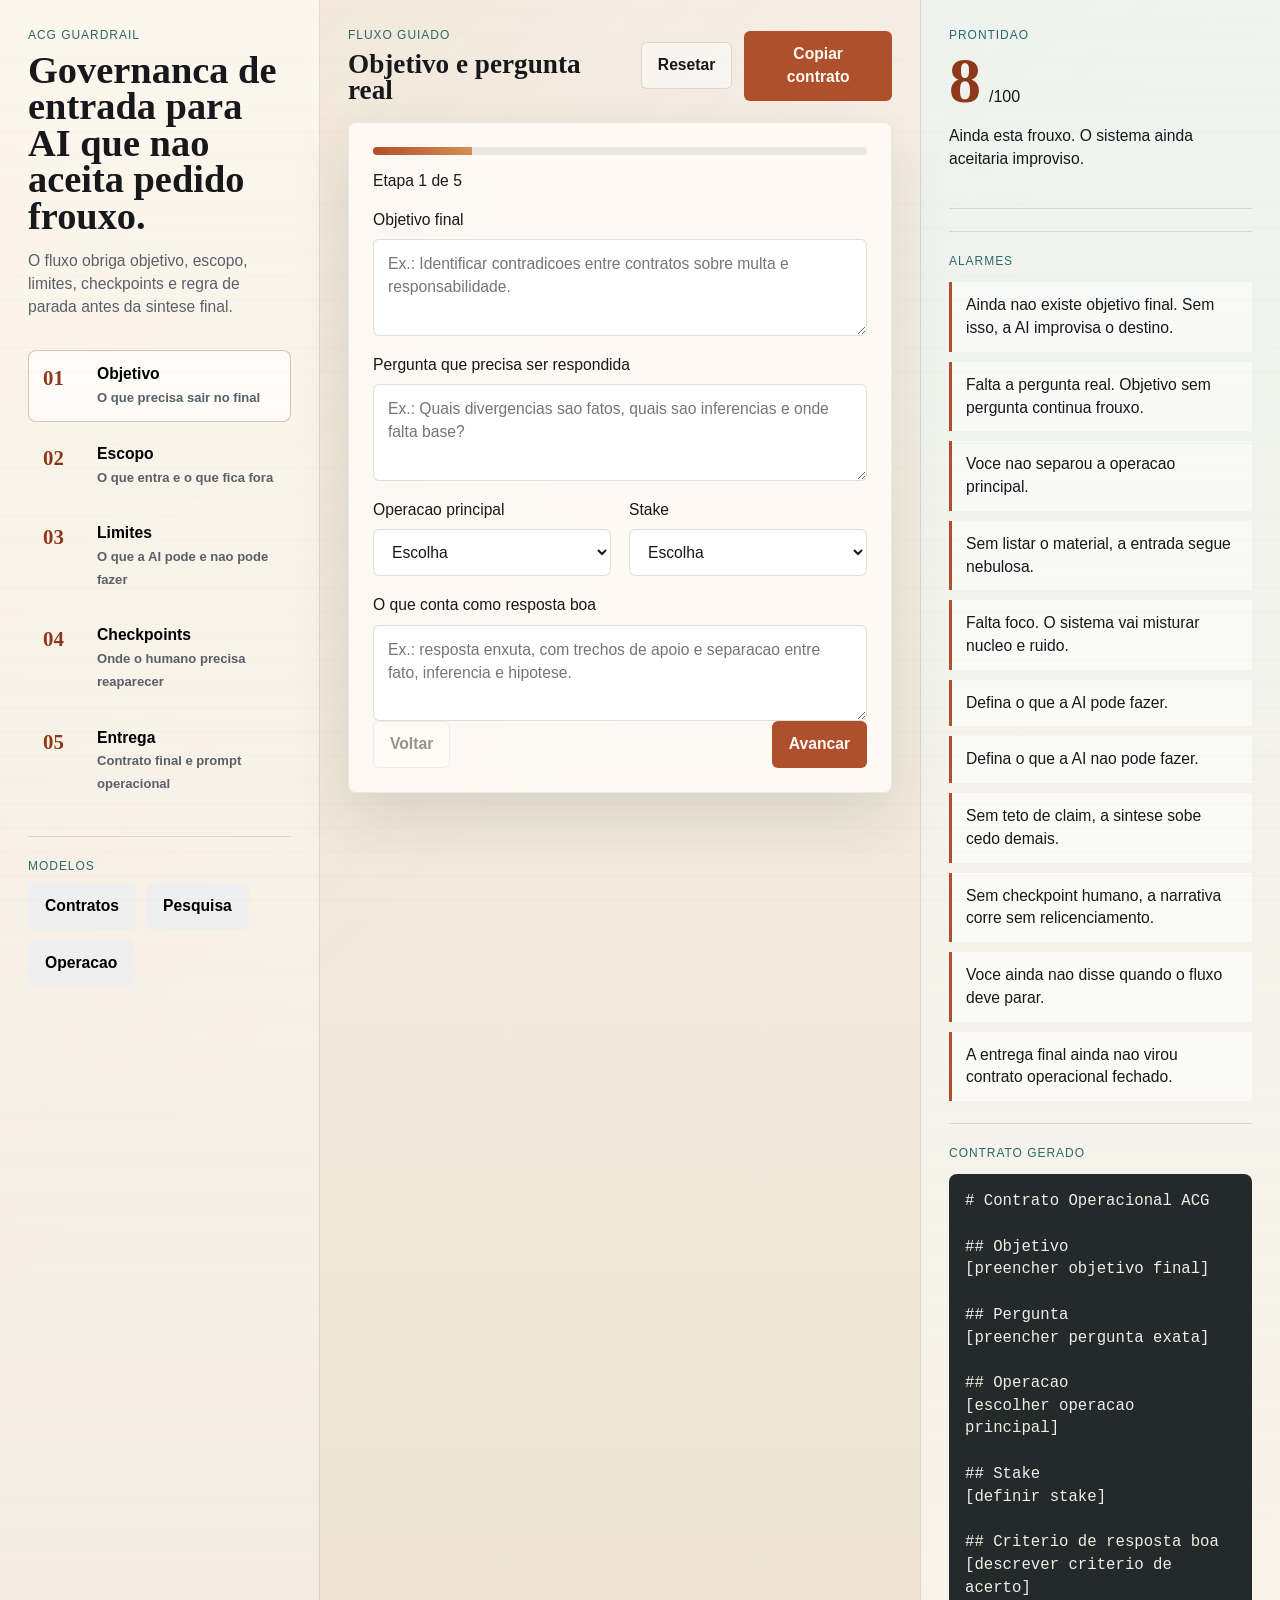
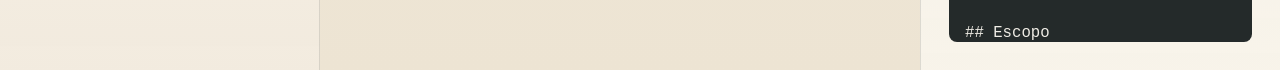
<file: examples/acg-guardrail/index.html>
<!DOCTYPE html>
<html lang="pt-BR">
  <head>
    <meta charset="UTF-8" />
    <meta name="viewport" content="width=device-width, initial-scale=1.0" />
    <title>ACG Guardrail</title>
    <link rel="stylesheet" href="./styles.css" />
  </head>
  <body>
    <div class="app">
      <aside class="sidebar">
        <p class="eyebrow">ACG Guardrail</p>
        <h1>Governanca de entrada para AI que nao aceita pedido frouxo.</h1>
        <p class="lede">O fluxo obriga objetivo, escopo, limites, checkpoints e regra de parada antes da sintese final.</p>
        <div class="steps" id="stepper"></div>
        <div class="sample-box">
          <p class="eyebrow">Modelos</p>
          <div class="sample-actions">
            <button data-sample="contract">Contratos</button>
            <button data-sample="research">Pesquisa</button>
            <button data-sample="ops">Operacao</button>
          </div>
        </div>
      </aside>

      <main class="main">
        <header class="topbar">
          <div>
            <p class="eyebrow">Fluxo guiado</p>
            <h2 id="step-title">Objetivo e pergunta real</h2>
          </div>
          <div class="topbar-actions">
            <button id="reset-btn" class="ghost">Resetar</button>
            <button id="copy-btn" class="solid">Copiar contrato</button>
          </div>
        </header>

        <section class="panel">
          <div class="progress-line"><div id="progress-fill"></div></div>
          <p id="progress-label" class="muted">Etapa 1 de 5</p>

          <form id="guardrail-form">
            <section class="step visible" data-step="0">
              <label>Objetivo final<textarea name="goal" rows="3" placeholder="Ex.: Identificar contradicoes entre contratos sobre multa e responsabilidade."></textarea></label>
              <label>Pergunta que precisa ser respondida<textarea name="question" rows="3" placeholder="Ex.: Quais divergencias sao fatos, quais sao inferencias e onde falta base?&#10;"></textarea></label>
              <div class="grid two">
                <label>Operacao principal<select name="operation"><option value="">Escolha</option><option value="inventario">Inventario</option><option value="comparacao">Comparacao</option><option value="auditoria">Auditoria</option><option value="extracao">Extracao</option><option value="priorizacao">Priorizacao</option><option value="sintese">Sintese final</option></select></label>
                <label>Stake<select name="stake"><option value="">Escolha</option><option value="baixo">Baixo</option><option value="medio">Medio</option><option value="alto">Alto</option><option value="critico">Critico</option></select></label>
              </div>
              <label>O que conta como resposta boa<textarea name="success" rows="3" placeholder="Ex.: resposta enxuta, com trechos de apoio e separacao entre fato, inferencia e hipotese."></textarea></label>
            </section>

            <section class="step" data-step="1">
              <label>Materiais que entram<textarea name="materials" rows="3" placeholder="Ex.: contrato-a.pdf, contrato-b.pdf, aditivo.docx"></textarea></label>
              <div class="grid two">
                <label>Foco<textarea name="focus" rows="3" placeholder="Ex.: clausulas de multa, prazo e responsabilidade"></textarea></label>
                <label>O que deve ser ignorado<textarea name="exclude" rows="3" placeholder="Ex.: repeticoes, capa, anexos comerciais"></textarea></label>
              </div>
              <fieldset>
                <legend>Formatos</legend>
                <div class="chips">
                  <label><input type="checkbox" name="formats" value="pdf" /> PDF</label>
                  <label><input type="checkbox" name="formats" value="docx" /> DOCX</label>
                  <label><input type="checkbox" name="formats" value="planilha" /> Planilha</label>
                  <label><input type="checkbox" name="formats" value="email" /> E-mail</label>
                  <label><input type="checkbox" name="formats" value="notas" /> Notas</label>
                </div>
              </fieldset>
            </section>

            <section class="step" data-step="2">
              <fieldset>
                <legend>O que a AI pode fazer</legend>
                <div class="chips">
                  <label><input type="checkbox" name="allowed" value="inventariar" /> Inventariar</label>
                  <label><input type="checkbox" name="allowed" value="comparar" /> Comparar</label>
                  <label><input type="checkbox" name="allowed" value="resumir" /> Resumir</label>
                  <label><input type="checkbox" name="allowed" value="extrair trechos" /> Extrair trechos</label>
                  <label><input type="checkbox" name="allowed" value="levantar hipoteses" /> Levantar hipoteses</label>
                  <label><input type="checkbox" name="allowed" value="priorizar riscos" /> Priorizar riscos</label>
                </div>
              </fieldset>
              <fieldset>
                <legend>O que a AI nao pode fazer</legend>
                <div class="chips">
                  <label><input type="checkbox" name="forbidden" value="decidir sozinha" /> Decidir sozinha</label>
                  <label><input type="checkbox" name="forbidden" value="inventar contexto externo" /> Inventar contexto externo</label>
                  <label><input type="checkbox" name="forbidden" value="tratar inferencia como fato" /> Tratar inferencia como fato</label>
                  <label><input type="checkbox" name="forbidden" value="ocultar incerteza" /> Ocultar incerteza</label>
                  <label><input type="checkbox" name="forbidden" value="emitir conclusao final cedo demais" /> Emitir conclusao cedo demais</label>
                </div>
              </fieldset>
              <div class="grid two">
                <label>Teto de claim<select name="claim"><option value="">Escolha</option><option value="somente fatos e inventario">Somente fatos e inventario</option><option value="fatos e inferencias plausiveis">Fatos e inferencias plausiveis</option><option value="hipoteses permitidas, sem decisao">Hipoteses permitidas, sem decisao</option><option value="sintese final apos checkpoints">Sintese final apos checkpoints</option></select></label>
                <label>Quando a AI deve declarar duvida<select name="confidence"><option value="">Escolha</option><option value="sempre que faltar citacao direta">Sempre que faltar citacao direta</option><option value="sempre que houver conflito no material">Sempre que houver conflito no material</option><option value="sempre que cruzar fontes heterogeneas">Sempre que cruzar fontes heterogeneas</option><option value="sempre que passar de leitura para decisao">Sempre que passar de leitura para decisao</option></select></label>
              </div>
            </section>

            <section class="step" data-step="3">
              <fieldset>
                <legend>Checkpoints humanos obrigatorios</legend>
                <div class="stack">
                  <label><input type="checkbox" name="checkpoints" value="validar se o inventario esta fiel ao material" /> Validar se o inventario esta fiel ao material</label>
                  <label><input type="checkbox" name="checkpoints" value="aprovar agrupamentos antes de interpretar" /> Aprovar agrupamentos antes de interpretar</label>
                  <label><input type="checkbox" name="checkpoints" value="revisar claims sem base suficiente" /> Revisar claims sem base suficiente</label>
                  <label><input type="checkbox" name="checkpoints" value="autorizar ou negar a sintese final" /> Autorizar ou negar a sintese final</label>
                </div>
              </fieldset>
              <div class="grid two">
                <label>Quem valida<input name="reviewer" type="text" placeholder="Ex.: analista responsavel" /></label>
                <label>Quando o fluxo deve parar<textarea name="stopRule" rows="3" placeholder="Ex.: se houver conflito sem citacao suficiente, parar e pedir validacao humana."></textarea></label>
              </div>
            </section>

            <section class="step" data-step="4">
              <div class="grid two">
                <label>Formato de entrega<select name="outputFormat"><option value="">Escolha</option><option value="blocos auditaveis">Blocos auditaveis</option><option value="matriz comparativa">Matriz comparativa</option><option value="checklist de risco">Checklist de risco</option><option value="sumario executivo">Sumario executivo</option><option value="prompt operacional">Prompt operacional</option></select></label>
                <label>Tom<select name="tone"><option value="">Escolha</option><option value="tecnico e seco">Tecnico e seco</option><option value="executivo e direto">Executivo e direto</option><option value="analitico com citacoes">Analitico com citacoes</option></select></label>
              </div>
              <label>Instrucao final para a AI<textarea name="finalInstruction" rows="4" placeholder="Ex.: gere primeiro um inventario e so suba para sintese final depois de marcar fatos, inferencias, hipoteses e lacunas."></textarea></label>
              <label>Observacoes do operador<textarea name="notes" rows="3" placeholder="Ex.: nao usar contexto externo e manter verbos de certeza sob controle."></textarea></label>
            </section>
          </form>

          <footer class="footer-actions">
            <button id="back-btn" class="ghost" disabled>Voltar</button>
            <button id="next-btn" class="solid">Avancar</button>
          </footer>
        </section>
      </main>

      <aside class="inspector">
        <section class="score-box">
          <p class="eyebrow">Prontidao</p>
          <div class="score"><strong id="score-value">8</strong><span>/100</span></div>
          <p id="score-copy" class="muted">Ainda esta frouxo. O sistema ainda aceitaria improviso.</p>
        </section>
        <section>
          <p class="eyebrow">Alarmes</p>
          <ul id="warnings-list" class="warnings"></ul>
        </section>
        <section>
          <p class="eyebrow">Contrato gerado</p>
          <pre id="contract-preview"></pre>
        </section>
      </aside>
    </div>
    <script src="./script.js"></script>
  </body>
</html>
</file>
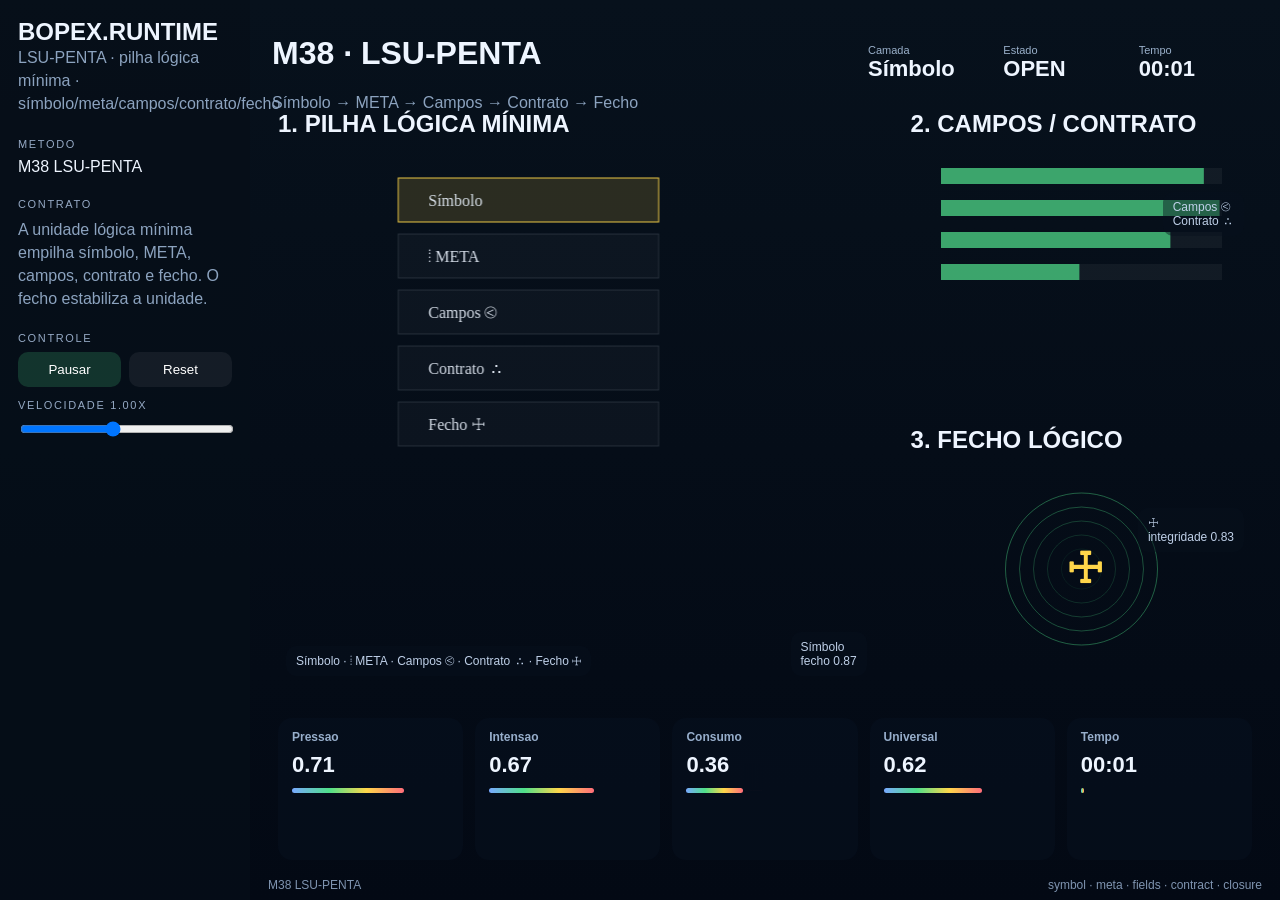
<file: prototype-local/m38-lsu-penta-pilha-logica.html>
<!doctype html><html lang="pt-BR"><head><meta charset="utf-8"><meta name="viewport" content="width=device-width,initial-scale=1"><title>M38 LSU-PENTA</title><style>html,body{margin:0;height:100%;background:linear-gradient(#07111c,#030914);color:#eef5ff;font-family:Segoe UI,Arial,sans-serif;overflow:hidden}.app{height:100vh;display:grid;grid-template-columns:250px 1fr}.side{padding:18px;background:rgba(6,14,24,.72)}.brand{font-size:24px;font-weight:900}.muted{color:#8ca3bf;line-height:1.45}.section{margin-top:22px}.label{font-size:11px;text-transform:uppercase;letter-spacing:.15em;color:#95a9c4;margin-bottom:8px}.btnrow{display:grid;grid-template-columns:1fr 1fr;gap:8px}button,input{width:100%}button{border:0;border-radius:10px;padding:10px 12px;color:#fff;background:rgba(255,255,255,.06)}.run{background:rgba(79,224,138,.18)}.main{display:grid;grid-template-rows:78px 1fr 24px}.top{display:grid;grid-template-columns:1fr 390px;align-items:center;padding:14px 22px 12px}.stage{display:grid;grid-template-columns:1.45fr .85fr;grid-template-rows:1fr 1fr 150px;gap:16px;padding:0 18px 16px}.panel{position:relative;overflow:hidden}.panelHead{padding:12px 10px 10px}.canvasWrap{position:absolute;inset:52px 0 0 0;padding:8px 10px 10px}canvas{width:100%;height:100%;display:block}.hud,.legend,.splitInfo{position:absolute;color:#bfd0e8;font-size:12px;background:rgba(7,17,30,.46);padding:8px 10px;border-radius:10px}.hud{right:18px;bottom:18px}.legend{left:18px;bottom:18px}.splitInfo{right:18px;top:62px}.strip{grid-column:1/span 2;display:grid;grid-template-columns:repeat(5,1fr);gap:12px;padding:8px 10px 0}.metric{background:rgba(10,20,34,.38);border-radius:14px;padding:12px 14px}.metric b{display:block;font-size:12px;color:#97aecb}.metric span{display:block;margin-top:8px;font-size:22px;font-weight:800}.metric i{display:block;height:5px;margin-top:10px;border-radius:99px;background:linear-gradient(90deg,#79a9ff,#4fe08a,#ffd64a,#ff6d7a)}.foot{display:flex;justify-content:space-between;padding:2px 18px 6px;color:#7f94b0;font-size:12px}</style></head><body><div class='app'><aside class='side'><div class='brand'>BOPEX.RUNTIME</div><div class='muted'>LSU-PENTA · pilha lógica mínima · símbolo/meta/campos/contrato/fecho</div><div class='section'><div class='label'>Metodo</div><div>M38 LSU-PENTA</div></div><div class='section'><div class='label'>Contrato</div><div class='muted'>A unidade lógica mínima empilha símbolo, META, campos, contrato e fecho. O fecho estabiliza a unidade.</div></div><div class='section'><div class='label'>Controle</div><div class='btnrow'><button id='toggle' class='run'>Pausar</button><button id='reset'>Reset</button></div><div class='label' style='margin-top:12px'>Velocidade <span id='speedText'>1.00x</span></div><input id='speed' type='range' min='0.25' max='2' step='0.25' value='1'></div></aside><main class='main'><header class='top'><div><h1>M38 · LSU-PENTA</h1><div style='color:#8ca3bf'>Símbolo → META → Campos → Contrato → Fecho</div></div><div style='display:grid;grid-template-columns:1fr 1fr 1fr;gap:16px'><div><div style='font-size:11px;color:#9ab0ca'>Camada</div><div id='layerNow' style='font-size:22px;font-weight:800'>Símbolo</div></div><div><div style='font-size:11px;color:#9ab0ca'>Estado</div><div id='stateNow' style='font-size:22px;font-weight:800'>OPEN</div></div><div><div style='font-size:11px;color:#9ab0ca'>Tempo</div><div id='timeNow' style='font-size:22px;font-weight:800'>00:00</div></div></div></header><section class='stage'><div class='panel' style='grid-row:1/span 2'><div class='panelHead'><h2>1. PILHA LÓGICA MÍNIMA</h2></div><div class='canvasWrap'><canvas id='stack'></canvas><div class='legend'>Símbolo · ⦙ META · Campos ⧀ · Contrato ⛬ · Fecho ☩</div><div class='hud'><div id='stackInfo'>LSU-PENTA</div><div id='closureInfo'>fecho 0.00</div></div></div></div><div class='panel'><div class='panelHead'><h2>2. CAMPOS / CONTRATO</h2></div><div class='canvasWrap'><canvas id='fields'></canvas><div class='splitInfo'><div id='fieldInfo'>Campos</div><div id='contractInfo'>Contrato</div></div></div></div><div class='panel'><div class='panelHead'><h2>3. FECHO LÓGICO</h2></div><div class='canvasWrap'><canvas id='closure'></canvas><div class='splitInfo'><div id='sealInfo'>☩</div><div id='integrityInfo'>integridade 0.00</div></div></div></div><div class='strip' id='metrics'></div></section><footer class='foot'><span>M38 LSU-PENTA</span><span>symbol · meta · fields · contract · closure</span></footer></main></div><script src='m38-lsu-penta-pilha-logica.js'></script></body></html>
</file>
<file: examples/acg-guardrail/styles.css>
:root{--ink:#16181c;--muted:#59606a;--line:rgba(22,24,28,.12);--paper:#efe7d8;--panel:rgba(255,252,246,.86);--accent:#b04f2b;--accent-strong:#8f3719;--teal:#2b6a69;--shadow:0 24px 60px rgba(36,31,23,.12);--body:"Avenir Next","Trebuchet MS",sans-serif;--display:"Iowan Old Style","Palatino Linotype",serif}*{box-sizing:border-box}html,body{margin:0;min-height:100%;background:linear-gradient(135deg,rgba(176,79,43,.08),transparent 45%),linear-gradient(180deg,#f7f2e8 0%,#ede4d3 100%);color:var(--ink);font-family:var(--body)}body::before{content:"";position:fixed;inset:0;pointer-events:none;background:linear-gradient(rgba(255,255,255,.25),rgba(255,255,255,0)),repeating-linear-gradient(0deg,rgba(22,24,28,.02),rgba(22,24,28,.02) 1px,transparent 1px,transparent 24px);mix-blend-mode:multiply}.app{display:grid;grid-template-columns:minmax(260px,320px) minmax(540px,1fr) minmax(280px,360px);min-height:100vh}.sidebar,.main,.inspector{padding:28px}.sidebar{border-right:1px solid var(--line);background:linear-gradient(180deg,rgba(255,249,240,.84),rgba(244,238,228,.7))}.main{display:flex;flex-direction:column;gap:18px}.inspector{border-left:1px solid var(--line);background:linear-gradient(180deg,rgba(235,245,244,.65),rgba(250,246,238,.84))}.eyebrow{margin:0 0 10px;text-transform:uppercase;letter-spacing:.08em;font-size:.75rem;color:var(--teal)}h1,h2{margin:0;font-family:var(--display);line-height:.95}h1{font-size:clamp(2.2rem,3vw,3.6rem)}h2{font-size:clamp(1.7rem,2vw,2.5rem)}.lede,.muted,label,button,input,textarea,select,legend,li,pre{font-size:.98rem;line-height:1.45}.lede{color:var(--muted);max-width:22rem}.steps{display:grid;gap:8px;margin-top:32px}.step-pill{display:grid;grid-template-columns:42px 1fr;gap:12px;padding:12px 14px;border:1px solid transparent;border-radius:8px;background:transparent;cursor:pointer;text-align:left}.step-pill strong{display:block}.step-pill small{color:var(--muted)}.step-pill.active{border-color:rgba(176,79,43,.35);background:rgba(255,255,255,.7)}.step-pill:hover{border-color:rgba(176,79,43,.25);background:rgba(255,255,255,.4)}.step-index{font-family:var(--display);font-size:1.3rem;color:var(--accent-strong)}.sample-box{margin-top:28px;padding-top:22px;border-top:1px solid var(--line)}.sample-actions{display:flex;flex-wrap:wrap;gap:10px}.panel{padding:24px;border:1px solid rgba(22,24,28,.08);border-radius:8px;background:var(--panel);box-shadow:var(--shadow);backdrop-filter:blur(14px)}.topbar,.topbar-actions,.footer-actions{display:flex;align-items:center;justify-content:space-between;gap:12px}.progress-line{width:100%;height:8px;border-radius:999px;background:rgba(22,24,28,.08);overflow:hidden;margin-bottom:10px}.progress-line div{height:100%;width:20%;background:linear-gradient(90deg,var(--accent),#d39053);transition:width .2s ease}form{min-height:480px}.step{display:none;gap:18px}.step.visible{display:grid}.grid{display:grid;gap:18px}.grid.two{grid-template-columns:repeat(2,minmax(0,1fr))}label,fieldset{display:grid;gap:8px}fieldset{border:none;padding:0;margin:0}legend{font-weight:700;padding:0}.chips,.stack{display:flex;flex-wrap:wrap;gap:10px}.stack{display:grid}.chips label,.stack label{display:inline-flex;align-items:center;gap:10px;padding:10px 12px;border:1px solid rgba(22,24,28,.12);border-radius:6px;background:rgba(255,255,255,.78)}textarea,input,select{width:100%;padding:13px 14px;border:1px solid rgba(22,24,28,.14);border-radius:6px;background:rgba(255,255,255,.94);color:var(--ink);font:inherit;resize:vertical}textarea:focus,input:focus,select:focus{outline:none;border-color:rgba(176,79,43,.55);box-shadow:0 0 0 4px rgba(176,79,43,.1)}button{padding:11px 16px;border-radius:6px;border:1px solid transparent;font-weight:700;cursor:pointer;transition:transform .18s ease,background-color .18s ease,border-color .18s ease}.solid{background:var(--accent);color:#fff9f4}.solid:hover{background:var(--accent-strong);transform:translateY(-1px)}.ghost{border-color:rgba(22,24,28,.14);background:rgba(255,255,255,.48);color:var(--ink)}.ghost:hover{border-color:rgba(176,79,43,.3);transform:translateY(-1px)}button:disabled{opacity:.45;cursor:not-allowed;transform:none}.score-box{padding-bottom:22px;border-bottom:1px solid var(--line)}.score{display:flex;align-items:baseline;gap:8px}.score strong{font-size:clamp(2.8rem,5vw,4rem);line-height:.9;font-family:var(--display);color:var(--accent-strong)}.warnings{list-style:none;padding:0;margin:14px 0 0;display:grid;gap:10px}.warnings li{padding:12px 14px;border-left:3px solid var(--accent);background:rgba(255,255,255,.58)}pre{margin:14px 0 0;padding:16px;border-radius:8px;background:rgba(19,25,27,.92);color:#f0ede6;white-space:pre-wrap;overflow:auto;max-height:52vh}.inspector section+section{margin-top:22px;padding-top:22px;border-top:1px solid var(--line)}@media (max-width:1180px){.app{grid-template-columns:280px minmax(0,1fr)}.inspector{grid-column:1/-1;border-left:none;border-top:1px solid var(--line)}}@media (max-width:900px){.app{grid-template-columns:1fr}.sidebar,.main,.inspector{padding:22px 18px}.sidebar{border-right:none;border-bottom:1px solid var(--line)}.topbar,.topbar-actions,.footer-actions{flex-direction:column;align-items:stretch}.grid.two{grid-template-columns:1fr}}
</file>
